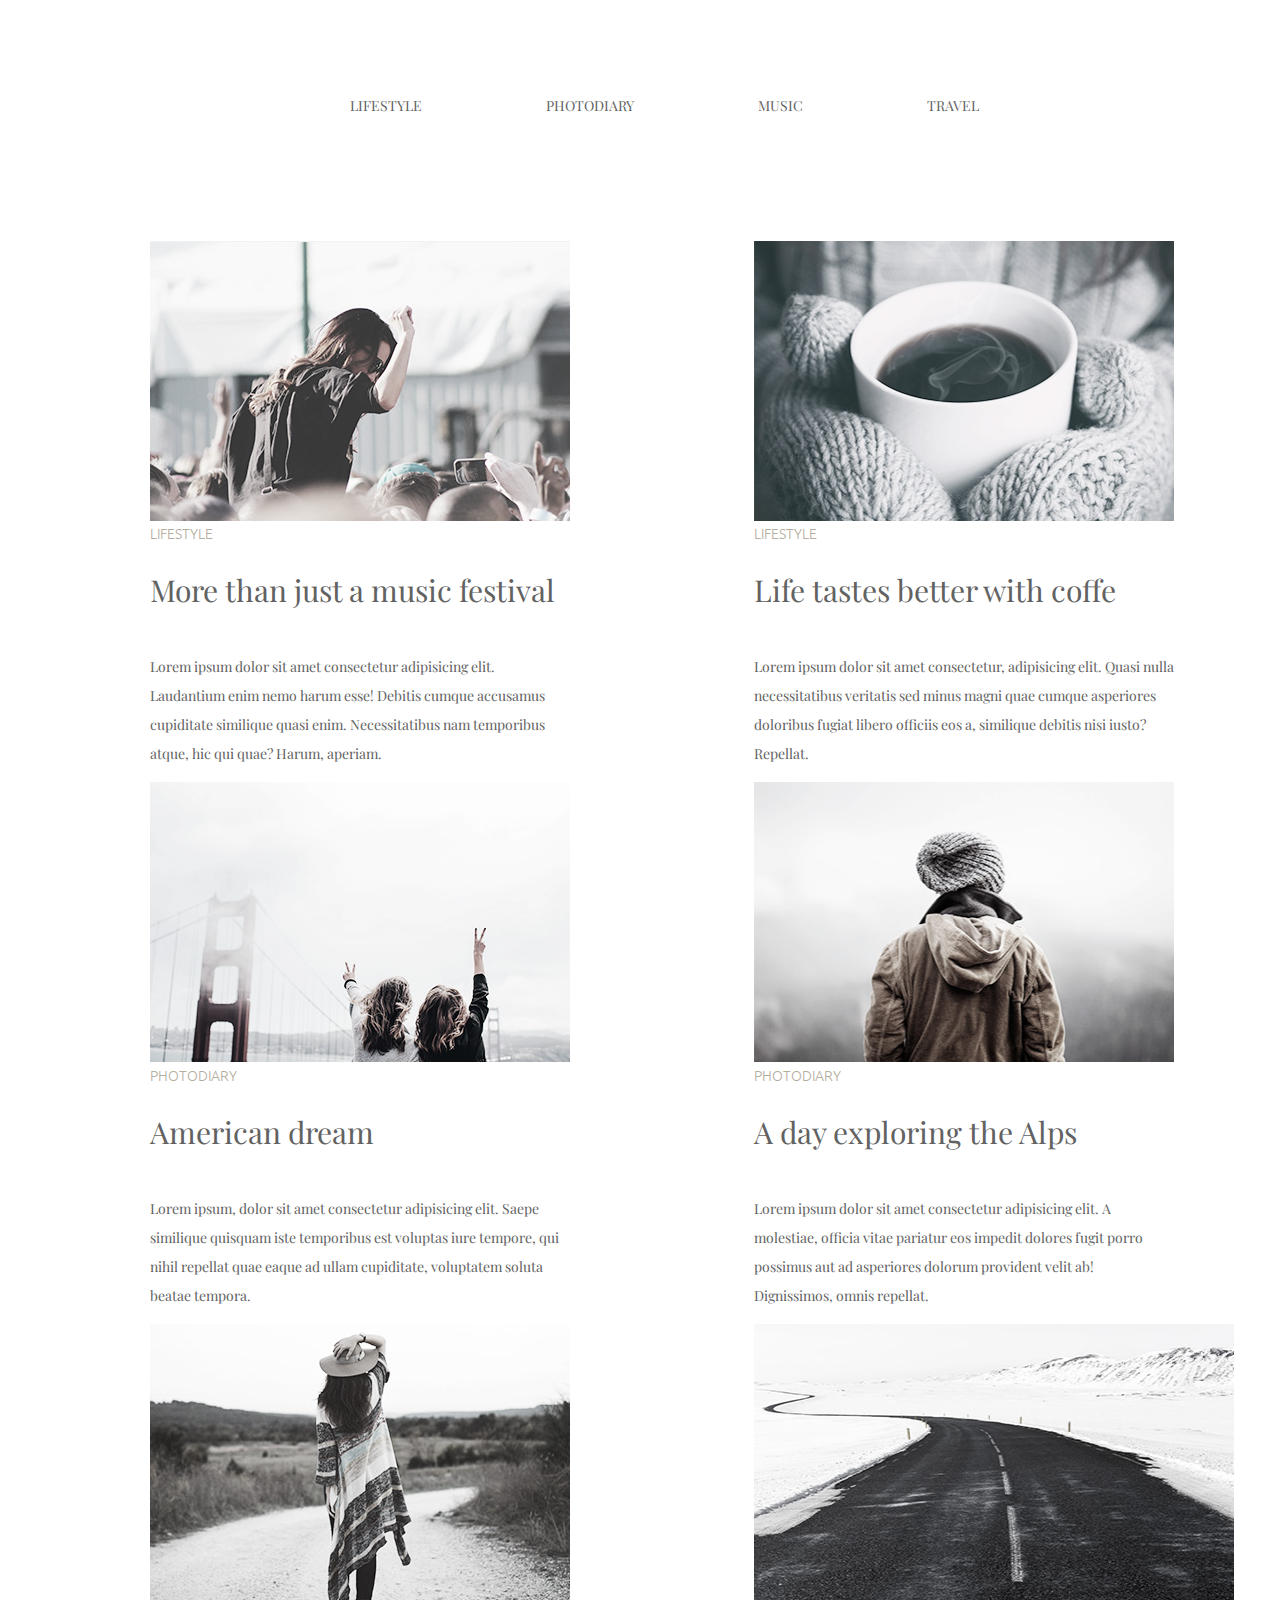
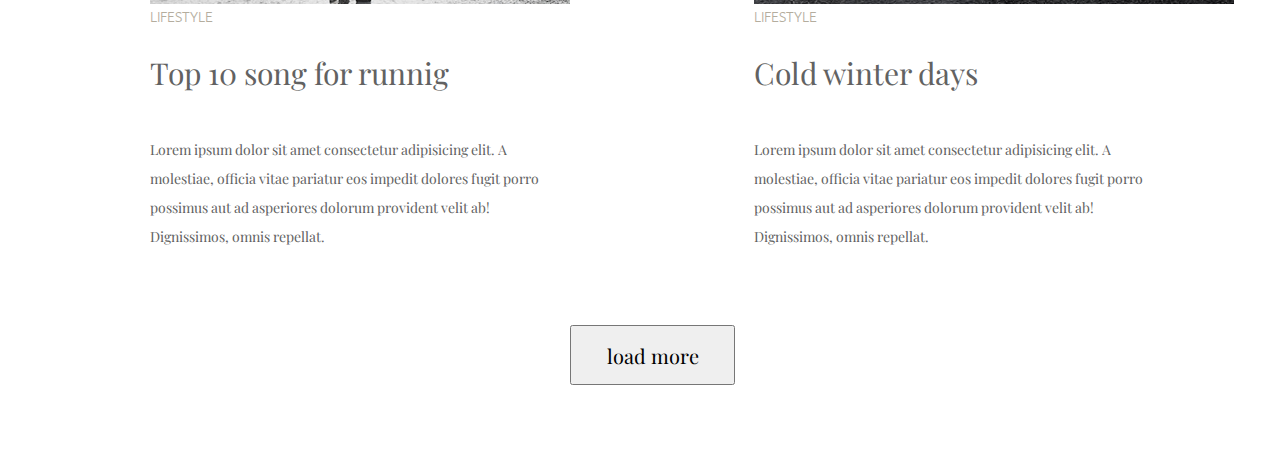
<file: module-1/index.html>
<!DOCTYPE html>

<html lang="en">

<head>
    <meta charset="UTF-8">
    <title>homework</title>
    <link rel="stylesheet" href="css/normalizze.css">
    <link href="https://fonts.googleapis.com/css?family=Playfair+Display&display=swap" rel="stylesheet">
    <link href="https://fonts.googleapis.com/css?family=Ubuntu:300&display=swap" rel="stylesheet">
    <link rel="stylesheet" href="css/styles.css.css">
</head>

<body>
    <header>
        <nav>
            <ul class="site-navigation">
                <li class="snt"><a class="linkitem" href="#lifestyle">Lifestyle</a></li>
                <li class="snt"><a class="linkitem" href="#photodiary">Photodiary</a></li>
                <li class="snt"><a class="linkitem" href="#music">Music</a></li>
                <li class="snt"><a class="linkitem" href="#travel">Travel</a></li>
            </ul>
        </nav>
    </header>
    <main>
        <section class="sector">
            <img class="foto" src="./img1.jpg" alt="девушка танцует" width="420" height="280">
            <div class="imglifestyle">LIFESTYLE</div>
            <p class="maintext">More than just a music festival</p>
            <p class="ryba">Lorem ipsum dolor sit amet consectetur adipisicing elit.
                Laudantium enim nemo harum esse!
                Debitis cumque accusamus cupiditate similique quasi enim. Necessitatibus nam temporibus atque,
                hic qui
                quae? Harum, aperiam.</p>
        </section>
        <section class="sector">
            <img class="foto" src="./img2.jpg" alt=" чашка кофе в руках" width="420" height="280">
            <div class="imglifestyle">LIFESTYLE</div>
            <p class="maintext">Life tastes better with coffe</p>
            <p class="ryba">Lorem ipsum dolor sit amet consectetur, adipisicing elit. Quasi nulla necessitatibus
                veritatis sed minus magni quae cumque asperiores doloribus fugiat libero officiis eos a, similique
                debitis nisi iusto? Repellat.</p>
        </section>
        <section class="sector">
            <img class="foto" src="./img3.jpg" alt="мост и девушки" width="420" height="280">
            <div class="imglifestyle">PHOTODIARY</div>
            <p class="maintext">American dream</p>
            <p class="ryba">Lorem ipsum, dolor sit amet consectetur adipisicing elit. Saepe similique quisquam iste
                temporibus est voluptas iure tempore, qui nihil repellat quae eaque ad ullam cupiditate, voluptatem
                soluta beatae tempora.</p>
        </section>
        <section class="sector">
            <img class="foto" src="./img4.jpg" alt="парень со спины" width="420" height="280">
            <div class="imglifestyle">PHOTODIARY</div>
            <p class="maintext">A day exploring the Alps</p>
            <p class="ryba">Lorem ipsum dolor sit amet consectetur adipisicing elit. A molestiae, officia vitae pariatur
                eos impedit dolores fugit porro possimus aut ad asperiores dolorum provident velit ab! Dignissimos,
                omnis repellat.</p>
        </section>
        <section class="sector">
            <img class="foto" src="./img5.jpg" alt="парень со спины" width="420" height="280">
            <div class="imglifestyle">LIFESTYLE</div>
            <p class="maintext">Top 10 song for runnig</p>
            <p class="ryba">Lorem ipsum dolor sit amet consectetur adipisicing elit. A molestiae, officia vitae pariatur
                eos impedit dolores fugit porro possimus aut ad asperiores dolorum provident velit ab! Dignissimos,
                omnis repellat.</p>
        </section>
        <section class="sector">
            <img class="foto" src="./img6.jpg" alt="парень со спины" width="480" height="280">
            <div class="imglifestyle">LIFESTYLE</div>
            <p class="maintext">Cold winter days</p>
            <p class="ryba">Lorem ipsum dolor sit amet consectetur adipisicing elit. A molestiae, officia vitae pariatur
                eos impedit dolores fugit porro possimus aut ad asperiores dolorum provident velit ab! Dignissimos,
                omnis repellat.</p>
        </section>
        <div><button class="load">load more</button></div>
    </main>
</body>
</file>
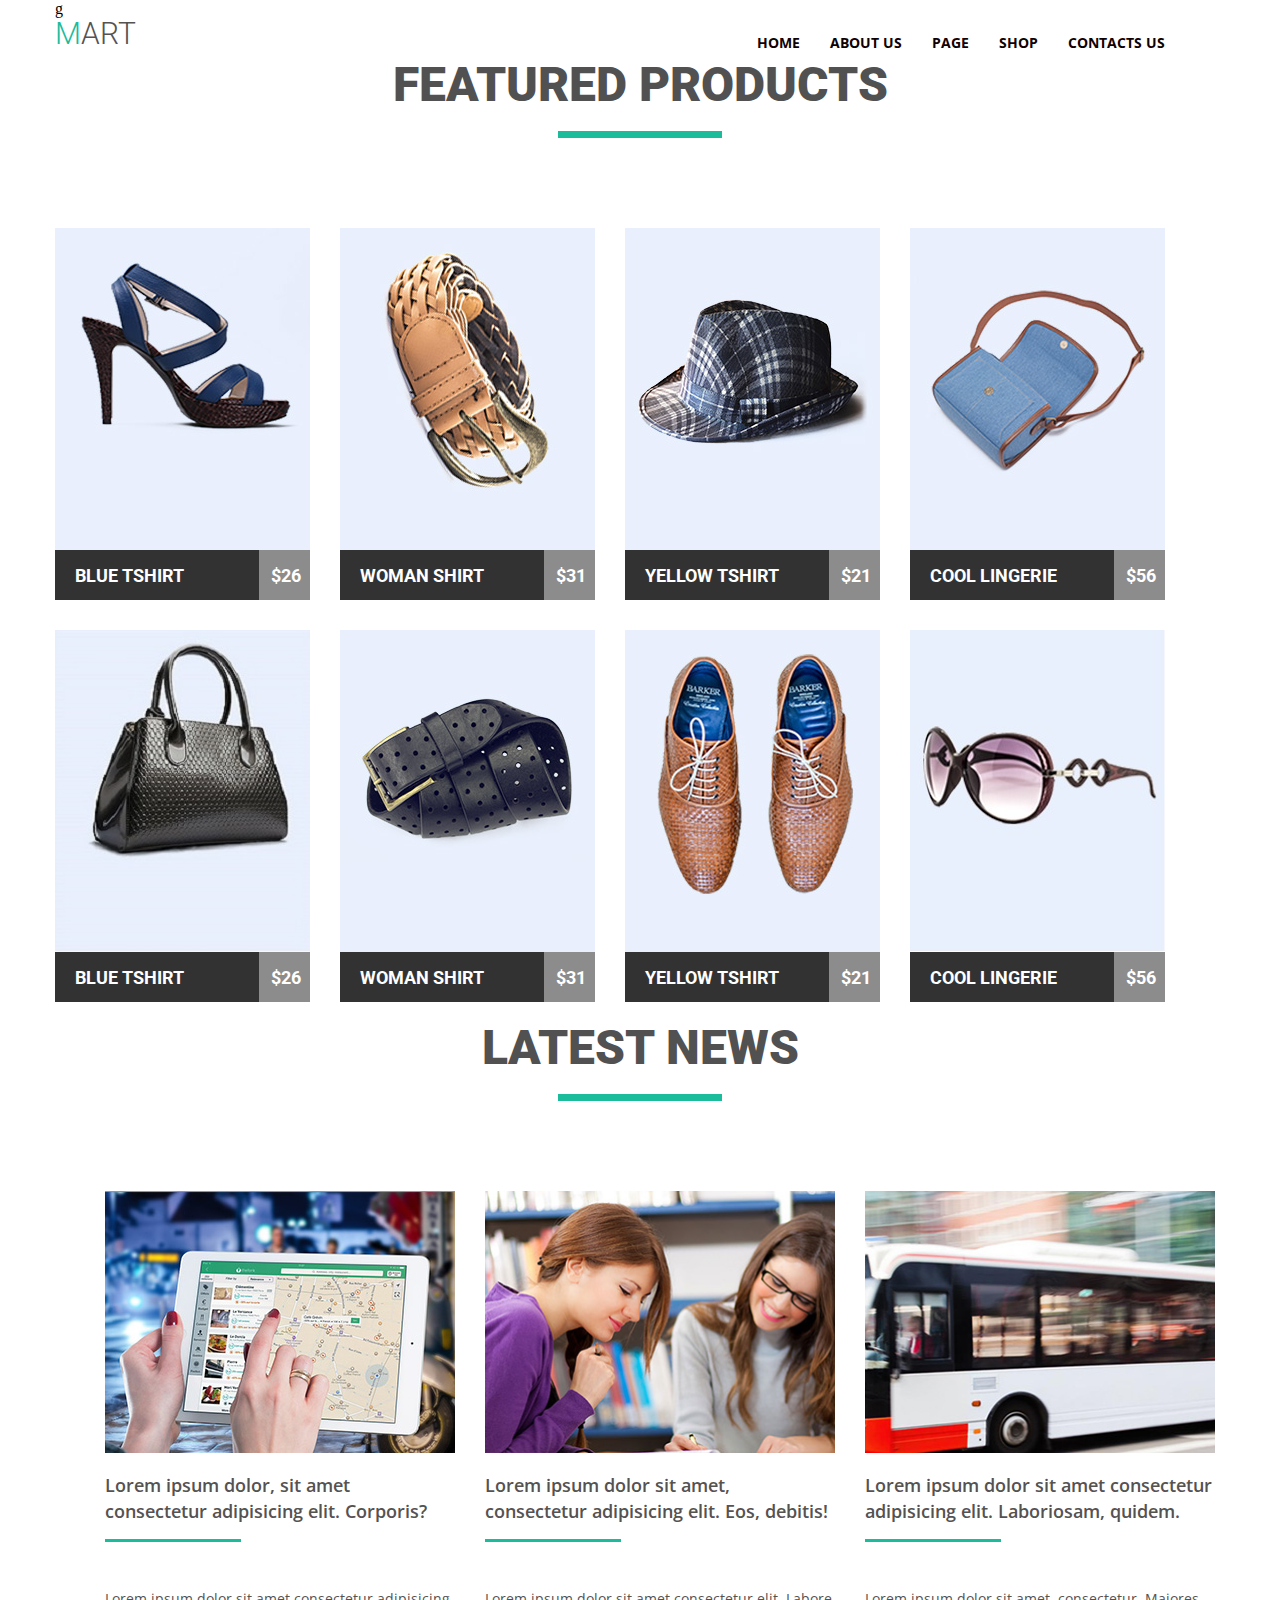
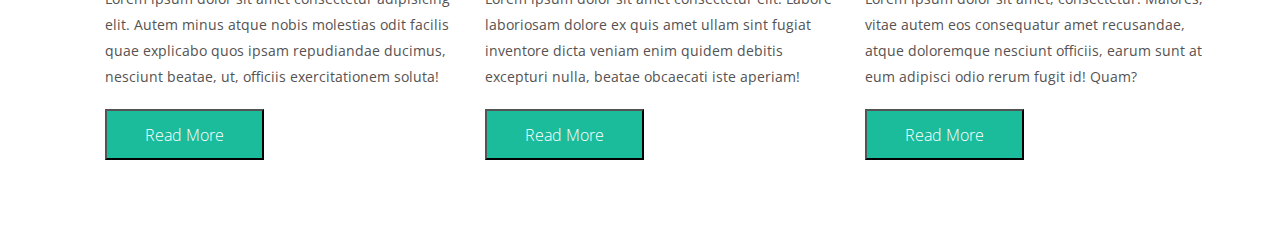
<file: module-4/index.html>
g<!DOCTYPE html>

<html lang="en">

<head>
	<meta charset="UTF-8">
	<title>homework4</title>
	<link rel="stylesheet" href="/module-4/css/normalizze.css">
	<link href="https://fonts.googleapis.com/css?family=Open+Sans:300,400,600,800&display=swap" rel="stylesheet">
	<link href="https://fonts.googleapis.com/css?family=Roboto:300,900&display=swap" rel="stylesheet">
	<link rel="stylesheet" href="/module-4/css/styles.css">
</head>

<body>
	<header class="clearfix">
		<nav class="menu-nav-clearfix">
			<div class="logo"><a href="#" class="mart">MART</a></div>
			<ul class="menu-section">
				<li class="silka"><a href="#">HOME</a></li>
				<li class="silka"><a href="#">ABOUT US</a></li>
				<li class="silka"><a href="#">PAGE</a></li>
				<li class="silka"><a href="#">SHOP</a></li>
				<li class="silka"><a href="#">CONTACTS US</a></li>
			</ul>
		</nav>
	</header>
	<main class="clearfix">
		<section class="section1">
			<h2 class="section-title">FEATURED PRODUCTS</h2>
			<ul class="featured">
				<li class="featured-item"><a class="cost" href=""><img class="cost-img" src="/module-4/img/item1.jpg" alt="1"
							width="255px" height="322px"></a>
					<p class="inner-box"><a href="#"><span class="opus">BLUE TSHIRT </span><span class="price">$26</span></a></p>
				</li>
				<li class="featured-item"><a class="cost" href=""><img class="cost-img" src="/module-4/img/item2.jpg" alt="1"
							width="255px" height="322px"></a>
					<p class="inner-box"><a href="#"><span class="opus">WOMAN SHIRT</span><span class="price">$31</span></a></p>
				</li>
				<li class="featured-item"><a class="cost" href=""><img class="cost-img" src="/module-4/img/item3.jpg" alt="1"
							width="255px" height="322px"></a>
					<p class="inner-box"><a href="#"><span class="opus">YELLOW TSHIRT</span><span class="price">$21</span></a></p>
				</li>
				<li class="featured-item"><a class="cost" href=""><img class="cost-img" src="/module-4/img/item4.jpg" alt="1"
							width="255px" height="322px"></a>
					<p class="inner-box"><a href="#"><span class="opus">COOL LINGERIE</span><span class="price">$56</span></a></p>
				</li>
				<li class="featured-item"><a class="cost" href=""><img class="cost-img" src="/module-4/img/item5.jpg" alt="1"
							width="255px" height="322px"></a>
					<p class="inner-box"><a href="#"><span class="opus">BLUE TSHIRT</span><span class="price">$26</span> </a></p>
				</li>
				<li class="featured-item"><a class="cost" href=""><img class="cost-img" src="/module-4/img/item6.jpg" alt="1"
							width="255px" height="322px"></a>
					<p class="inner-box"><a href="#"><span class="opus">WOMAN SHIRT</span><span class="price">$31</span></a></p>
				</li>
				<li class="featured-item"><a class="cost" href=""><img class="cost-img" src="/module-4/img/item7.jpg" alt="1"
							width="255px" height="322px"></a>
					<p class="inner-box"><a href="#"><span class="opus">YELLOW TSHIRT</span><span class="price">$21</span></a></p>
				</li>
				<li class="featured-item"><a class="cost" href=""><img class="cost-img" src="/module-4/img/item8.jpg" alt="1"
							width="255px" height="322px"></a>
					<p class="inner-box"><a href="#"><span class="opus">COOL LINGERIE</span><span class="price">$56</span></a></p>
				</li>
			</ul>
		</section>
		<section class="clearfix">
			<h2 class="section-title">LATEST NEWS</h2>
			<ul class="blog clearfix">
				<li class="bog">
					<img class="news" src="/module-4/img/news-item1.jpg" alt="1" width="350px" height="262px">
					<div class="bog">Lorem ipsum dolor, sit amet consectetur adipisicing elit. Corporis?</div>
					<p class="bog">Lorem ipsum dolor sit amet consectetur adipisicing elit. Autem minus atque nobis molestias odit
						facilis quae explicabo quos ipsam repudiandae ducimus, nesciunt beatae, ut, officiis exercitationem soluta!
					</p>
					<button class="bog">Read More</button>
				</li>
				<li class="bog">
					<img class="news" src="/module-4/img/news-item2.jpg" alt="1" width="350px" height="262px">
					<div class="bog">Lorem ipsum dolor sit amet, consectetur adipisicing elit. Eos, debitis!</div>
					<p class="bog">Lorem ipsum dolor sit amet consectetur elit. Labore laboriosam dolore ex quis amet ullam sint
						fugiat inventore dicta veniam enim quidem debitis excepturi nulla, beatae obcaecati iste aperiam!</p>
					<button class="bog">Read More</button>
				</li>
				<li class="bog">
					<img class="news" src="/module-4/img/news-item3.jpg" alt="1" width="350px" height="262px">
					<div class="bog">Lorem ipsum dolor sit amet consectetur adipisicing elit. Laboriosam, quidem.</div>
					<p class="bog">Lorem ipsum dolor sit amet, consectetur. Maiores, vitae autem eos consequatur amet recusandae,
						atque doloremque nesciunt officiis, earum sunt at eum adipisci odio rerum fugit id! Quam?</p>
					<button class="bog">Read More</button>
				</li>
			</ul>
		</section>
	</main>
</body>

</html>
</file>
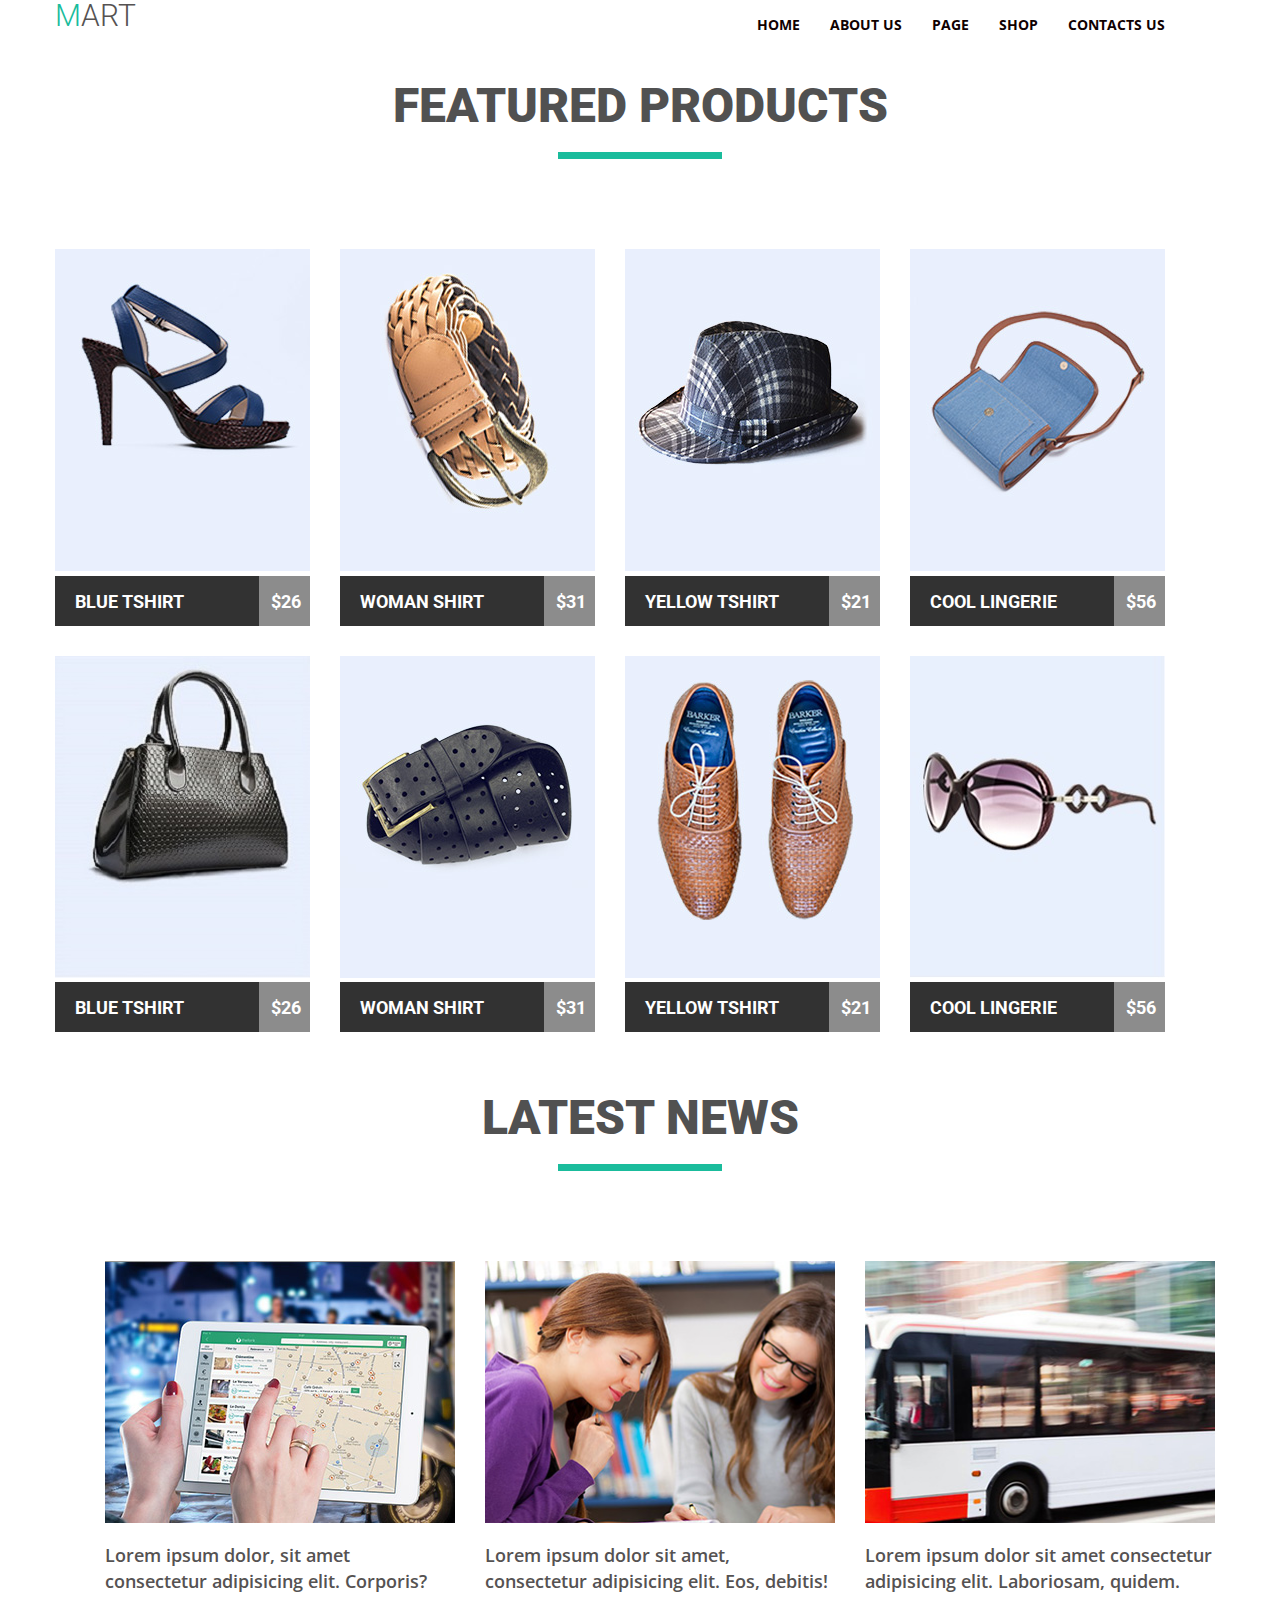
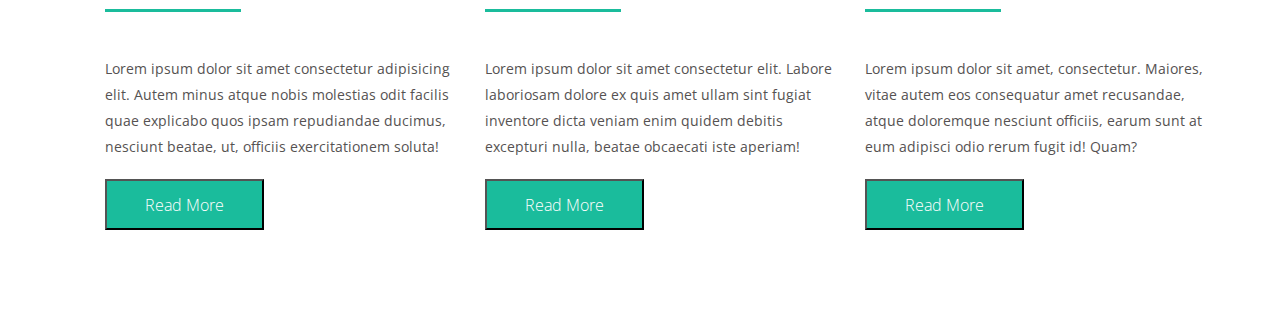
<file: module-4/css/index.html>
<!DOCTYPE html>

<html lang="en">

<head>
	<meta charset="UTF-8">
	<title>homework4</title>
	<link rel="stylesheet" href="/module-4/css/normalizze.css">
	<link href="https://fonts.googleapis.com/css?family=Open+Sans:300,400,600,800&display=swap" rel="stylesheet">
	<link href="https://fonts.googleapis.com/css?family=Roboto:300,900&display=swap" rel="stylesheet">
	<link rel="stylesheet" href="/module-4/css/styles.css">
</head>

<body>
	<header class="clearfix">
		<nav class="menu-nav-clearfix">
			<div class="logo"><a href="#" class="mart">MART</a></div>
			<ul class="menu-section">
				<li class="silka"><a href="#">HOME</a></li>
				<li class="silka"><a href="#">ABOUT US</a></li>
				<li class="silka"><a href="#">PAGE</a></li>
				<li class="silka"><a href="#">SHOP</a></li>
				<li class="silka"><a href="#">CONTACTS US</a></li>
			</ul>
		</nav>
	</header>
	<main class="clearfix">
		<section class="section1">
			<h2 class="section-title">FEATURED PRODUCTS</h2>
			<ul class="featured">
				<li class="featured-item"><a class="cost" href=""><img class="cost-img" src="/module-4/img/item1.jpg" alt="1"
							width="255px" height="322px"></a>
					<p class="inner-box"><a href="#"><span class="opus">BLUE TSHIRT </span><span class="price">$26</span></a></p>
				</li>
				<li class="featured-item"><a class="cost" href=""><img class="cost-img" src="/module-4/img/item2.jpg" alt="1"
							width="255px" height="322px"></a>
					<p class="inner-box"><a href="#"><span class="opus">WOMAN SHIRT</span><span class="price">$31</span></a></p>
				</li>
				<li class="featured-item"><a class="cost" href=""><img class="cost-img" src="/module-4/img/item3.jpg" alt="1"
							width="255px" height="322px"></a>
					<p class="inner-box"><a href="#"><span class="opus">YELLOW TSHIRT</span><span class="price">$21</span></a></p>
				</li>
				<li class="featured-item"><a class="cost" href=""><img class="cost-img" src="/module-4/img/item4.jpg" alt="1"
							width="255px" height="322px"></a>
					<p class="inner-box"><a href="#"><span class="opus">COOL LINGERIE</span><span class="price">$56</span></a></p>
				</li>
				<li class="featured-item"><a class="cost" href=""><img class="cost-img" src="/module-4/img/item5.jpg" alt="1"
							width="255px" height="322px"></a>
					<p class="inner-box"><a href="#"><span class="opus">BLUE TSHIRT</span><span class="price">$26</span> </a></p>
				</li>
				<li class="featured-item"><a class="cost" href=""><img class="cost-img" src="/module-4/img/item6.jpg" alt="1"
							width="255px" height="322px"></a>
					<p class="inner-box"><a href="#"><span class="opus">WOMAN SHIRT</span><span class="price">$31</span></a></p>
				</li>
				<li class="featured-item"><a class="cost" href=""><img class="cost-img" src="/module-4/img/item7.jpg" alt="1"
							width="255px" height="322px"></a>
					<p class="inner-box"><a href="#"><span class="opus">YELLOW TSHIRT</span><span class="price">$21</span></a></p>
				</li>
				<li class="featured-item"><a class="cost" href=""><img class="cost-img" src="/module-4/img/item8.jpg" alt="1"
							width="255px" height="322px"></a>
					<p class="inner-box"><a href="#"><span class="opus">COOL LINGERIE</span><span class="price">$56</span></a></p>
				</li>
			</ul>
		</section>
		<section class="clearfix">
			<h2 class="section-title">LATEST NEWS</h2>
			<ul class="blog clearfix">
				<li class="bog">
					<img class="news" src="/module-4/img/news-item1.jpg" alt="1" width="350px" height="262px">
					<div class="bog">Lorem ipsum dolor, sit amet consectetur adipisicing elit. Corporis?</div>
					<p class="bog">Lorem ipsum dolor sit amet consectetur adipisicing elit. Autem minus atque nobis molestias odit
						facilis quae explicabo quos ipsam repudiandae ducimus, nesciunt beatae, ut, officiis exercitationem soluta!
					</p>
					<button class="bog">Read More</button>
				</li>
				<li class="bog">
					<img class="news" src="/module-4/img/news-item2.jpg" alt="1" width="350px" height="262px">
					<div class="bog">Lorem ipsum dolor sit amet, consectetur adipisicing elit. Eos, debitis!</div>
					<p class="bog">Lorem ipsum dolor sit amet consectetur elit. Labore laboriosam dolore ex quis amet ullam sint
						fugiat inventore dicta veniam enim quidem debitis excepturi nulla, beatae obcaecati iste aperiam!</p>
					<button class="bog">Read More</button>
				</li>
				<li class="bog">
					<img class="news" src="/module-4/img/news-item3.jpg" alt="1" width="350px" height="262px">
					<div class="bog">Lorem ipsum dolor sit amet consectetur adipisicing elit. Laboriosam, quidem.</div>
					<p class="bog">Lorem ipsum dolor sit amet, consectetur. Maiores, vitae autem eos consequatur amet recusandae,
						atque doloremque nesciunt officiis, earum sunt at eum adipisci odio rerum fugit id! Quam?</p>
					<button class="bog">Read More</button>
				</li>
			</ul>
		</section>
	</main>
</body>

</html>
</file>
<file: module-1/css/styles.css.css>
ul a {
    font-family: 'Playfair Display', serif;
    color: #626262;
    font-size: 14px;
    font-weight: normal;
    text-transform: uppercase;
    text-decoration: none;
}

.snt {
    display: inline-block;
    margin-right: 120px;
    
}
ul {
    list-style: none;
    line-height: 29px;
    padding:   75px 50px 105px 350px;
}

header{display: inline-block;}

.snt a:hover {
    color: #03a9f4;
}

section{
    display: inline-block;
    width: 600px;
    
}

.imglifestyle {
    font-family: 'Ubuntu', sans-serif;
    font-weight: 300;
    font-size: 14px;
    line-height: 17px;
    color: #b4ad9e;
    width: 200px;
    margin-left: 150px;
}

p.ryba {
    font-family: 'Playfair Display', serif;
    font-size: 14px;
    line-height: 29px;
    color: #626262;
    display: inline-block;
    text-align: left;
    width: 420px;
    margin-left: 150px;
}

p {
    font-family: 'Playfair Display', serif;
    font-size: 30px;
    line-height: 36px;
    color: #626262;
    display: inline-block;
}

div button {
    font-family: 'Playfair Display', serif;
    font-size: 20px;
    line-height: 29px;
    height: 60px;
    width: 165px;
    
}

button.load{
    margin-left: 570px;
    margin-top: 60px;
    margin-bottom: 70px;

}

img{
    margin-left: 150px;
}
p.maintext{
    width: 420px;
    margin-left: 150px;
}
</file>
<file: module-4/css/styles.css>
.logo a {
	font-family: 'Roboto', sans-serif;
	font-size: 30px;
	line-height: 32px;
	font-weight: bold;
	text-decoration: none;
	color: #555252;
	font-weight: 300;
}

.logo:first-letter {
	color: #1abc9c;
}

body {
	width: 1170px;
	margin: 0 auto;
}

.menu-section {
	list-style: none;
	float: right;
	margin-right: 30px;
}

.logo {
	float: left;
}

.inner-box a {
	text-decoration: none;
	color: #ffffff;
	font-family: 'Roboto', sans-serif;
	font-size: 18px;
	line-height: 32px;
	font-weight: bold;

}

.inner-box {
	width: 255px;
	height: 40px;
	background: linear-gradient(to right, #323232 80%, #8c8c8c 20%);
	margin-bottom: 30px;
	margin-top: 0px;
	padding-top: 10px;
	
}
.opus{
	float: left;
	padding-left: 20px;
}

.price{
	float: right;
	padding-right: 9px;
}

.inner-box:hover {
	background: linear-gradient(to right, #1abc9c 80%, #7fd9c7 20%);
}

.silka {
	padding-right: 30px;
	float: left;
}

.menu-section a:hover {
	color: #1abc9c;
}

.menu-section a {
	font-family: 'Open Sans', sans-serif;
	font-size: 14px;
	font-weight: bold;
	line-height: 11px;
	text-decoration: none;
	color: #0f0101;
}

nav {
	content: "";
	display: table;
	clear: both;
	width: 1170px;
	margin: 0 auto;
}

main {
	width: 1170px;
	margin: 0 auto;
}

.section-title {
	text-align: center;
	font-size: 48px;
	font-weight: 900;
	font-family: "Roboto";
	color: rgb(81, 81, 81);
	line-height: 32px;
}

h2::after {
	display: block;
	content: "";
	width: 164px;
	height: 7px;
	background-color: #1abc9c;
	margin: 0 auto;
	margin-top: 30px;
	margin-bottom: 90px;
}

.featured-item {
	list-style: none;
	float: left;
	padding-right: 30px;
}

.featured-item:nth-child(4) {
	padding-right: 0px;
}

.featured-item:nth-child(8) {
	padding-right: 0px;
}

.clearfix{
	content: "";
	display: table;
	clear: both;
	margin: 0 auto;
}

.featured {
	padding-left: 0px;
}

.cost {
	text-decoration: none;
	display: block;
}

.clearfix::after {
	display: table;
	content: "";
	clear: both;
}

.bog {
	width: 350px;
	float: left;
	list-style: none;
}

.bog:not(:nth-child(3n)) {
	margin-right: 30px;
}

.bog div::after {
	display: block;
	content: "";
	width: 136px;
	height: 3px;
	background-color: #1abc9c;
	margin-top: 15px;
	margin-bottom: 30px;
}

.bog div {
	margin-top: 15px;
	font-family: 'Open Sans', sans-serif;
	font-size: 18px;
	font-weight: 600;
	line-height: 26px;
	color: #555252;
}

.bog p {
	font-family: 'Open Sans', sans-serif;
	font-weight: 400;
	font-size: 14px;
	line-height: 26px;
	color: #555252;
	margin-bottom: 19px;
}

.bog button {
	width: 159px;
	height: 51px;
	background-color: #1abc9c;
	color: #ffffff;
	margin-bottom: 80px;
	font-family: 'Open Sans', Arial, Helvetica, sans-serif;
	font-size: 16px;
	line-height: 26px;
	font-weight: 300;

}
</file>
<file: module-1/css/normalizze.css>
/*! normalize.css v8.0.1 | MIT License | github.com/necolas/normalize.css */

/* Document
   ========================================================================== */

/**
 * 1. Correct the line height in all browsers.
 * 2. Prevent adjustments of font size after orientation changes in iOS.
 */

 html {
    line-height: 1.15; /* 1 */
    -webkit-text-size-adjust: 100%; /* 2 */
  }
  
  /* Sections
     ========================================================================== */
  
  /**
   * Remove the margin in all browsers.
   */
  
  body {
    margin: 0;
  }
  
  /**
   * Render the `main` element consistently in IE.
   */
  
  main {
    display: block;
  }
  
  /**
   * Correct the font size and margin on `h1` elements within `section` and
   * `article` contexts in Chrome, Firefox, and Safari.
   */
  
  h1 {
    font-size: 2em;
    margin: 0.67em 0;
  }
  
  /* Grouping content
     ========================================================================== */
  
  /**
   * 1. Add the correct box sizing in Firefox.
   * 2. Show the overflow in Edge and IE.
   */
  
  hr {
    box-sizing: content-box; /* 1 */
    height: 0; /* 1 */
    overflow: visible; /* 2 */
  }
  
  /**
   * 1. Correct the inheritance and scaling of font size in all browsers.
   * 2. Correct the odd `em` font sizing in all browsers.
   */
  
  pre {
    font-family: monospace, monospace; /* 1 */
    font-size: 1em; /* 2 */
  }
  
  /* Text-level semantics
     ========================================================================== */
  
  /**
   * Remove the gray background on active links in IE 10.
   */
  
  a {
    background-color: transparent;
  }
  
  /**
   * 1. Remove the bottom border in Chrome 57-
   * 2. Add the correct text decoration in Chrome, Edge, IE, Opera, and Safari.
   */
  
  abbr[title] {
    border-bottom: none; /* 1 */
    text-decoration: underline; /* 2 */
    text-decoration: underline dotted; /* 2 */
  }
  
  /**
   * Add the correct font weight in Chrome, Edge, and Safari.
   */
  
  b,
  strong {
    font-weight: bolder;
  }
  
  /**
   * 1. Correct the inheritance and scaling of font size in all browsers.
   * 2. Correct the odd `em` font sizing in all browsers.
   */
  
  code,
  kbd,
  samp {
    font-family: monospace, monospace; /* 1 */
    font-size: 1em; /* 2 */
  }
  
  /**
   * Add the correct font size in all browsers.
   */
  
  small {
    font-size: 80%;
  }
  
  /**
   * Prevent `sub` and `sup` elements from affecting the line height in
   * all browsers.
   */
  
  sub,
  sup {
    font-size: 75%;
    line-height: 0;
    position: relative;
    vertical-align: baseline;
  }
  
  sub {
    bottom: -0.25em;
  }
  
  sup {
    top: -0.5em;
  }
  
  /* Embedded content
     ========================================================================== */
  
  /**
   * Remove the border on images inside links in IE 10.
   */
  
  img {
    border-style: none;
  }
  
  /* Forms
     ========================================================================== */
  
  /**
   * 1. Change the font styles in all browsers.
   * 2. Remove the margin in Firefox and Safari.
   */
  
  button,
  input,
  optgroup,
  select,
  textarea {
    font-family: inherit; /* 1 */
    font-size: 100%; /* 1 */
    line-height: 1.15; /* 1 */
    margin: 0; /* 2 */
  }
  
  /**
   * Show the overflow in IE.
   * 1. Show the overflow in Edge.
   */
  
  button,
  input { /* 1 */
    overflow: visible;
  }
  
  /**
   * Remove the inheritance of text transform in Edge, Firefox, and IE.
   * 1. Remove the inheritance of text transform in Firefox.
   */
  
  button,
  select { /* 1 */
    text-transform: none;
  }
  
  /**
   * Correct the inability to style clickable types in iOS and Safari.
   */
  
  button,
  [type="button"],
  [type="reset"],
  [type="submit"] {
    -webkit-appearance: button;
  }
  
  /**
   * Remove the inner border and padding in Firefox.
   */
  
  button::-moz-focus-inner,
  [type="button"]::-moz-focus-inner,
  [type="reset"]::-moz-focus-inner,
  [type="submit"]::-moz-focus-inner {
    border-style: none;
    padding: 0;
  }
  
  /**
   * Restore the focus styles unset by the previous rule.
   */
  
  button:-moz-focusring,
  [type="button"]:-moz-focusring,
  [type="reset"]:-moz-focusring,
  [type="submit"]:-moz-focusring {
    outline: 1px dotted ButtonText;
  }
  
  /**
   * Correct the padding in Firefox.
   */
  
  fieldset {
    padding: 0.35em 0.75em 0.625em;
  }
  
  /**
   * 1. Correct the text wrapping in Edge and IE.
   * 2. Correct the color inheritance from `fieldset` elements in IE.
   * 3. Remove the padding so developers are not caught out when they zero out
   *    `fieldset` elements in all browsers.
   */
  
  legend {
    box-sizing: border-box; /* 1 */
    color: inherit; /* 2 */
    display: table; /* 1 */
    max-width: 100%; /* 1 */
    padding: 0; /* 3 */
    white-space: normal; /* 1 */
  }
  
  /**
   * Add the correct vertical alignment in Chrome, Firefox, and Opera.
   */
  
  progress {
    vertical-align: baseline;
  }
  
  /**
   * Remove the default vertical scrollbar in IE 10+.
   */
  
  textarea {
    overflow: auto;
  }
  
  /**
   * 1. Add the correct box sizing in IE 10.
   * 2. Remove the padding in IE 10.
   */
  
  [type="checkbox"],
  [type="radio"] {
    box-sizing: border-box; /* 1 */
    padding: 0; /* 2 */
  }
  
  /**
   * Correct the cursor style of increment and decrement buttons in Chrome.
   */
  
  [type="number"]::-webkit-inner-spin-button,
  [type="number"]::-webkit-outer-spin-button {
    height: auto;
  }
  
  /**
   * 1. Correct the odd appearance in Chrome and Safari.
   * 2. Correct the outline style in Safari.
   */
  
  [type="search"] {
    -webkit-appearance: textfield; /* 1 */
    outline-offset: -2px; /* 2 */
  }
  
  /**
   * Remove the inner padding in Chrome and Safari on macOS.
   */
  
  [type="search"]::-webkit-search-decoration {
    -webkit-appearance: none;
  }
  
  /**
   * 1. Correct the inability to style clickable types in iOS and Safari.
   * 2. Change font properties to `inherit` in Safari.
   */
  
  ::-webkit-file-upload-button {
    -webkit-appearance: button; /* 1 */
    font: inherit; /* 2 */
  }
  
  /* Interactive
     ========================================================================== */
  
  /*
   * Add the correct display in Edge, IE 10+, and Firefox.
   */
  
  details {
    display: block;
  }
  
  /*
   * Add the correct display in all browsers.
   */
  
  summary {
    display: list-item;
  }
  
  /* Misc
     ========================================================================== */
  
  /**
   * Add the correct display in IE 10+.
   */
  
  template {
    display: none;
  }
  
  /**
   * Add the correct display in IE 10.
   */
  
  [hidden] {
    display: none;
  }
</file>
<file: module-4/css/normalizze.css>
/*! normalize.css v8.0.1 | MIT License | github.com/necolas/normalize.css */

/* Document
   ========================================================================== */

/**
 * 1. Correct the line height in all browsers.
 * 2. Prevent adjustments of font size after orientation changes in iOS.
 */

 html {
    line-height: 1.15; /* 1 */
    -webkit-text-size-adjust: 100%; /* 2 */
  }
  
  /* Sections
     ========================================================================== */
  
  /**
   * Remove the margin in all browsers.
   */
  
  body {
    margin: 0;
  }
  
  /**
   * Render the `main` element consistently in IE.
   */
  
  main {
    display: block;
  }
  
  /**
   * Correct the font size and margin on `h1` elements within `section` and
   * `article` contexts in Chrome, Firefox, and Safari.
   */
  
  h1 {
    font-size: 2em;
    margin: 0.67em 0;
  }
  
  /* Grouping content
     ========================================================================== */
  
  /**
   * 1. Add the correct box sizing in Firefox.
   * 2. Show the overflow in Edge and IE.
   */
  
  hr {
    box-sizing: content-box; /* 1 */
    height: 0; /* 1 */
    overflow: visible; /* 2 */
  }
  
  /**
   * 1. Correct the inheritance and scaling of font size in all browsers.
   * 2. Correct the odd `em` font sizing in all browsers.
   */
  
  pre {
    font-family: monospace, monospace; /* 1 */
    font-size: 1em; /* 2 */
  }
  
  /* Text-level semantics
     ========================================================================== */
  
  /**
   * Remove the gray background on active links in IE 10.
   */
  
  a {
    background-color: transparent;
  }
  
  /**
   * 1. Remove the bottom border in Chrome 57-
   * 2. Add the correct text decoration in Chrome, Edge, IE, Opera, and Safari.
   */
  
  abbr[title] {
    border-bottom: none; /* 1 */
    text-decoration: underline; /* 2 */
    text-decoration: underline dotted; /* 2 */
  }
  
  /**
   * Add the correct font weight in Chrome, Edge, and Safari.
   */
  
  b,
  strong {
    font-weight: bolder;
  }
  
  /**
   * 1. Correct the inheritance and scaling of font size in all browsers.
   * 2. Correct the odd `em` font sizing in all browsers.
   */
  
  code,
  kbd,
  samp {
    font-family: monospace, monospace; /* 1 */
    font-size: 1em; /* 2 */
  }
  
  /**
   * Add the correct font size in all browsers.
   */
  
  small {
    font-size: 80%;
  }
  
  /**
   * Prevent `sub` and `sup` elements from affecting the line height in
   * all browsers.
   */
  
  sub,
  sup {
    font-size: 75%;
    line-height: 0;
    position: relative;
    vertical-align: baseline;
  }
  
  sub {
    bottom: -0.25em;
  }
  
  sup {
    top: -0.5em;
  }
  
  /* Embedded content
     ========================================================================== */
  
  /**
   * Remove the border on images inside links in IE 10.
   */
  
  img {
    border-style: none;
  }
  
  /* Forms
     ========================================================================== */
  
  /**
   * 1. Change the font styles in all browsers.
   * 2. Remove the margin in Firefox and Safari.
   */
  
  button,
  input,
  optgroup,
  select,
  textarea {
    font-family: inherit; /* 1 */
    font-size: 100%; /* 1 */
    line-height: 1.15; /* 1 */
    margin: 0; /* 2 */
  }
  
  /**
   * Show the overflow in IE.
   * 1. Show the overflow in Edge.
   */
  
  button,
  input { /* 1 */
    overflow: visible;
  }
  
  /**
   * Remove the inheritance of text transform in Edge, Firefox, and IE.
   * 1. Remove the inheritance of text transform in Firefox.
   */
  
  button,
  select { /* 1 */
    text-transform: none;
  }
  
  /**
   * Correct the inability to style clickable types in iOS and Safari.
   */
  
  button,
  [type="button"],
  [type="reset"],
  [type="submit"] {
    -webkit-appearance: button;
  }
  
  /**
   * Remove the inner border and padding in Firefox.
   */
  
  button::-moz-focus-inner,
  [type="button"]::-moz-focus-inner,
  [type="reset"]::-moz-focus-inner,
  [type="submit"]::-moz-focus-inner {
    border-style: none;
    padding: 0;
  }
  
  /**
   * Restore the focus styles unset by the previous rule.
   */
  
  button:-moz-focusring,
  [type="button"]:-moz-focusring,
  [type="reset"]:-moz-focusring,
  [type="submit"]:-moz-focusring {
    outline: 1px dotted ButtonText;
  }
  
  /**
   * Correct the padding in Firefox.
   */
  
  fieldset {
    padding: 0.35em 0.75em 0.625em;
  }
  
  /**
   * 1. Correct the text wrapping in Edge and IE.
   * 2. Correct the color inheritance from `fieldset` elements in IE.
   * 3. Remove the padding so developers are not caught out when they zero out
   *    `fieldset` elements in all browsers.
   */
  
  legend {
    box-sizing: border-box; /* 1 */
    color: inherit; /* 2 */
    display: table; /* 1 */
    max-width: 100%; /* 1 */
    padding: 0; /* 3 */
    white-space: normal; /* 1 */
  }
  
  /**
   * Add the correct vertical alignment in Chrome, Firefox, and Opera.
   */
  
  progress {
    vertical-align: baseline;
  }
  
  /**
   * Remove the default vertical scrollbar in IE 10+.
   */
  
  textarea {
    overflow: auto;
  }
  
  /**
   * 1. Add the correct box sizing in IE 10.
   * 2. Remove the padding in IE 10.
   */
  
  [type="checkbox"],
  [type="radio"] {
    box-sizing: border-box; /* 1 */
    padding: 0; /* 2 */
  }
  
  /**
   * Correct the cursor style of increment and decrement buttons in Chrome.
   */
  
  [type="number"]::-webkit-inner-spin-button,
  [type="number"]::-webkit-outer-spin-button {
    height: auto;
  }
  
  /**
   * 1. Correct the odd appearance in Chrome and Safari.
   * 2. Correct the outline style in Safari.
   */
  
  [type="search"] {
    -webkit-appearance: textfield; /* 1 */
    outline-offset: -2px; /* 2 */
  }
  
  /**
   * Remove the inner padding in Chrome and Safari on macOS.
   */
  
  [type="search"]::-webkit-search-decoration {
    -webkit-appearance: none;
  }
  
  /**
   * 1. Correct the inability to style clickable types in iOS and Safari.
   * 2. Change font properties to `inherit` in Safari.
   */
  
  ::-webkit-file-upload-button {
    -webkit-appearance: button; /* 1 */
    font: inherit; /* 2 */
  }
  
  /* Interactive
     ========================================================================== */
  
  /*
   * Add the correct display in Edge, IE 10+, and Firefox.
   */
  
  details {
    display: block;
  }
  
  /*
   * Add the correct display in all browsers.
   */
  
  summary {
    display: list-item;
  }
  
  /* Misc
     ========================================================================== */
  
  /**
   * Add the correct display in IE 10+.
   */
  
  template {
    display: none;
  }
  
  /**
   * Add the correct display in IE 10.
   */
  
  [hidden] {
    display: none;
  }
</file>
